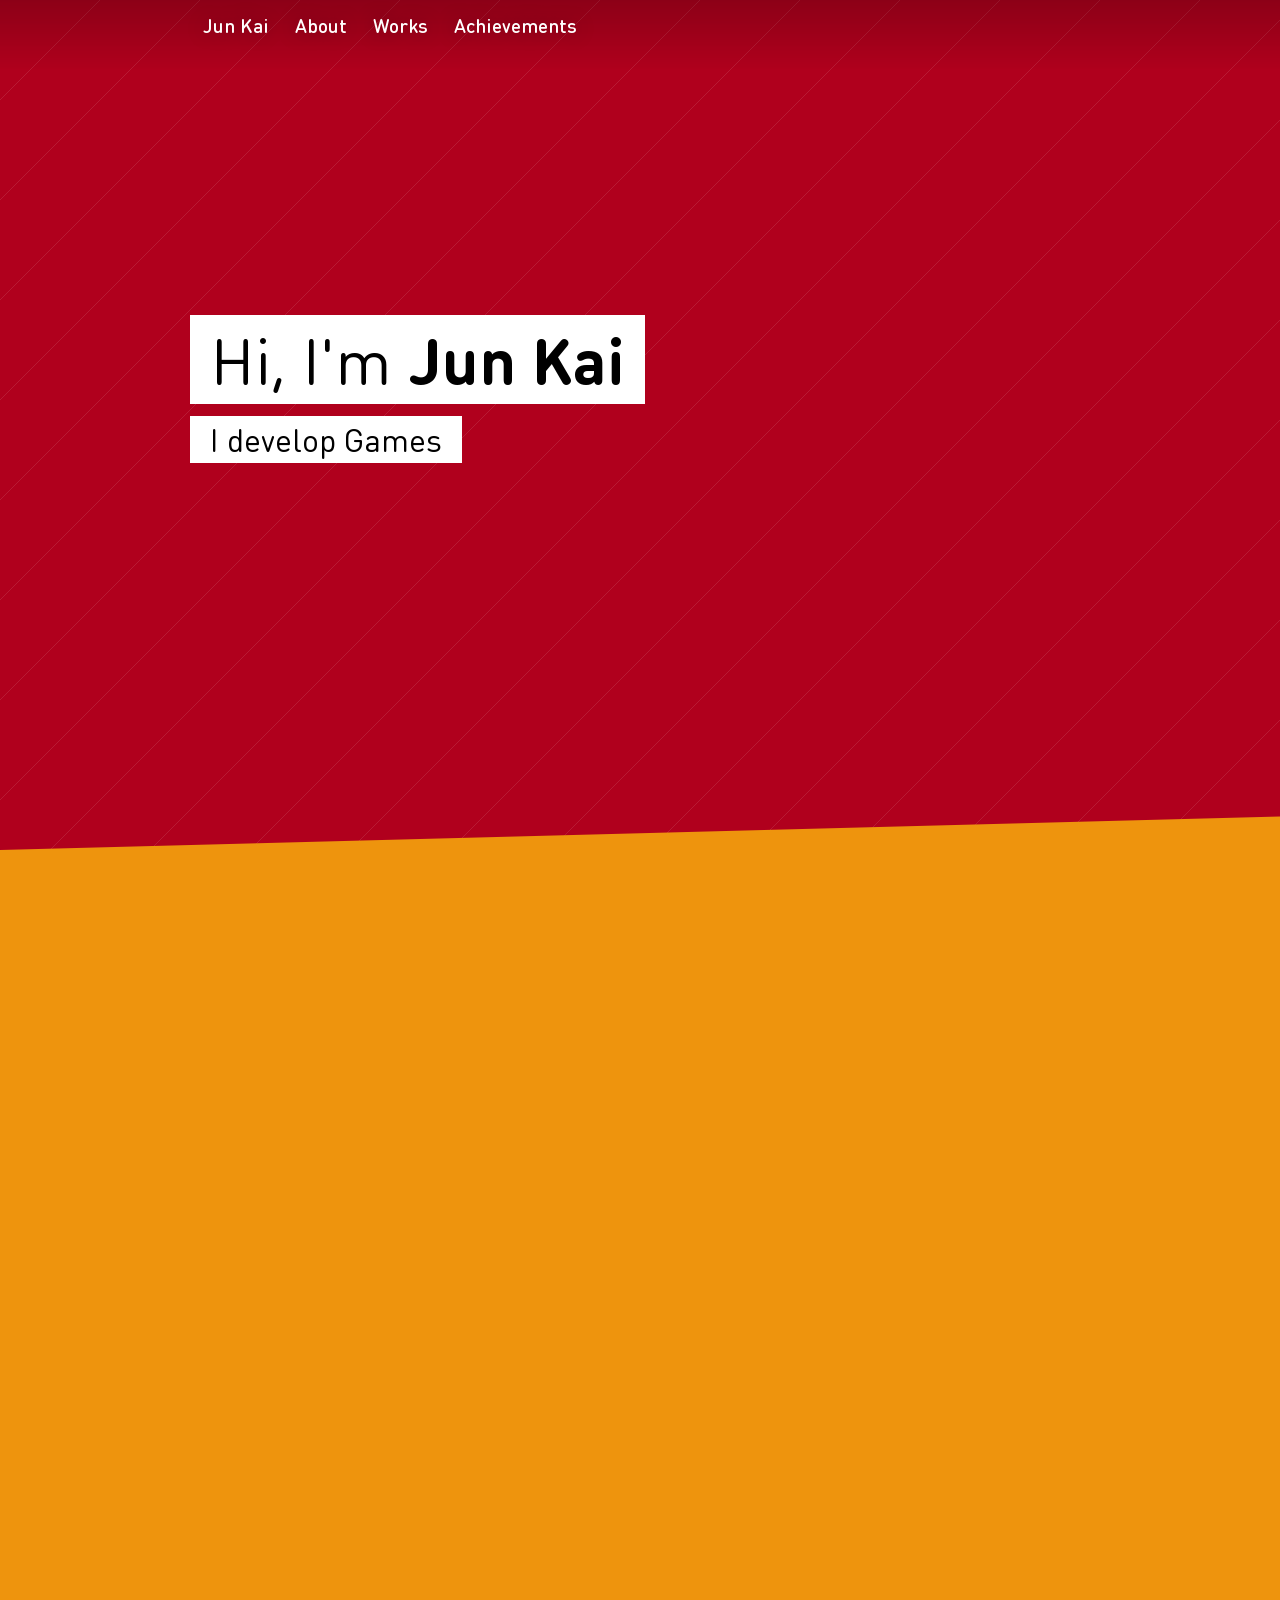
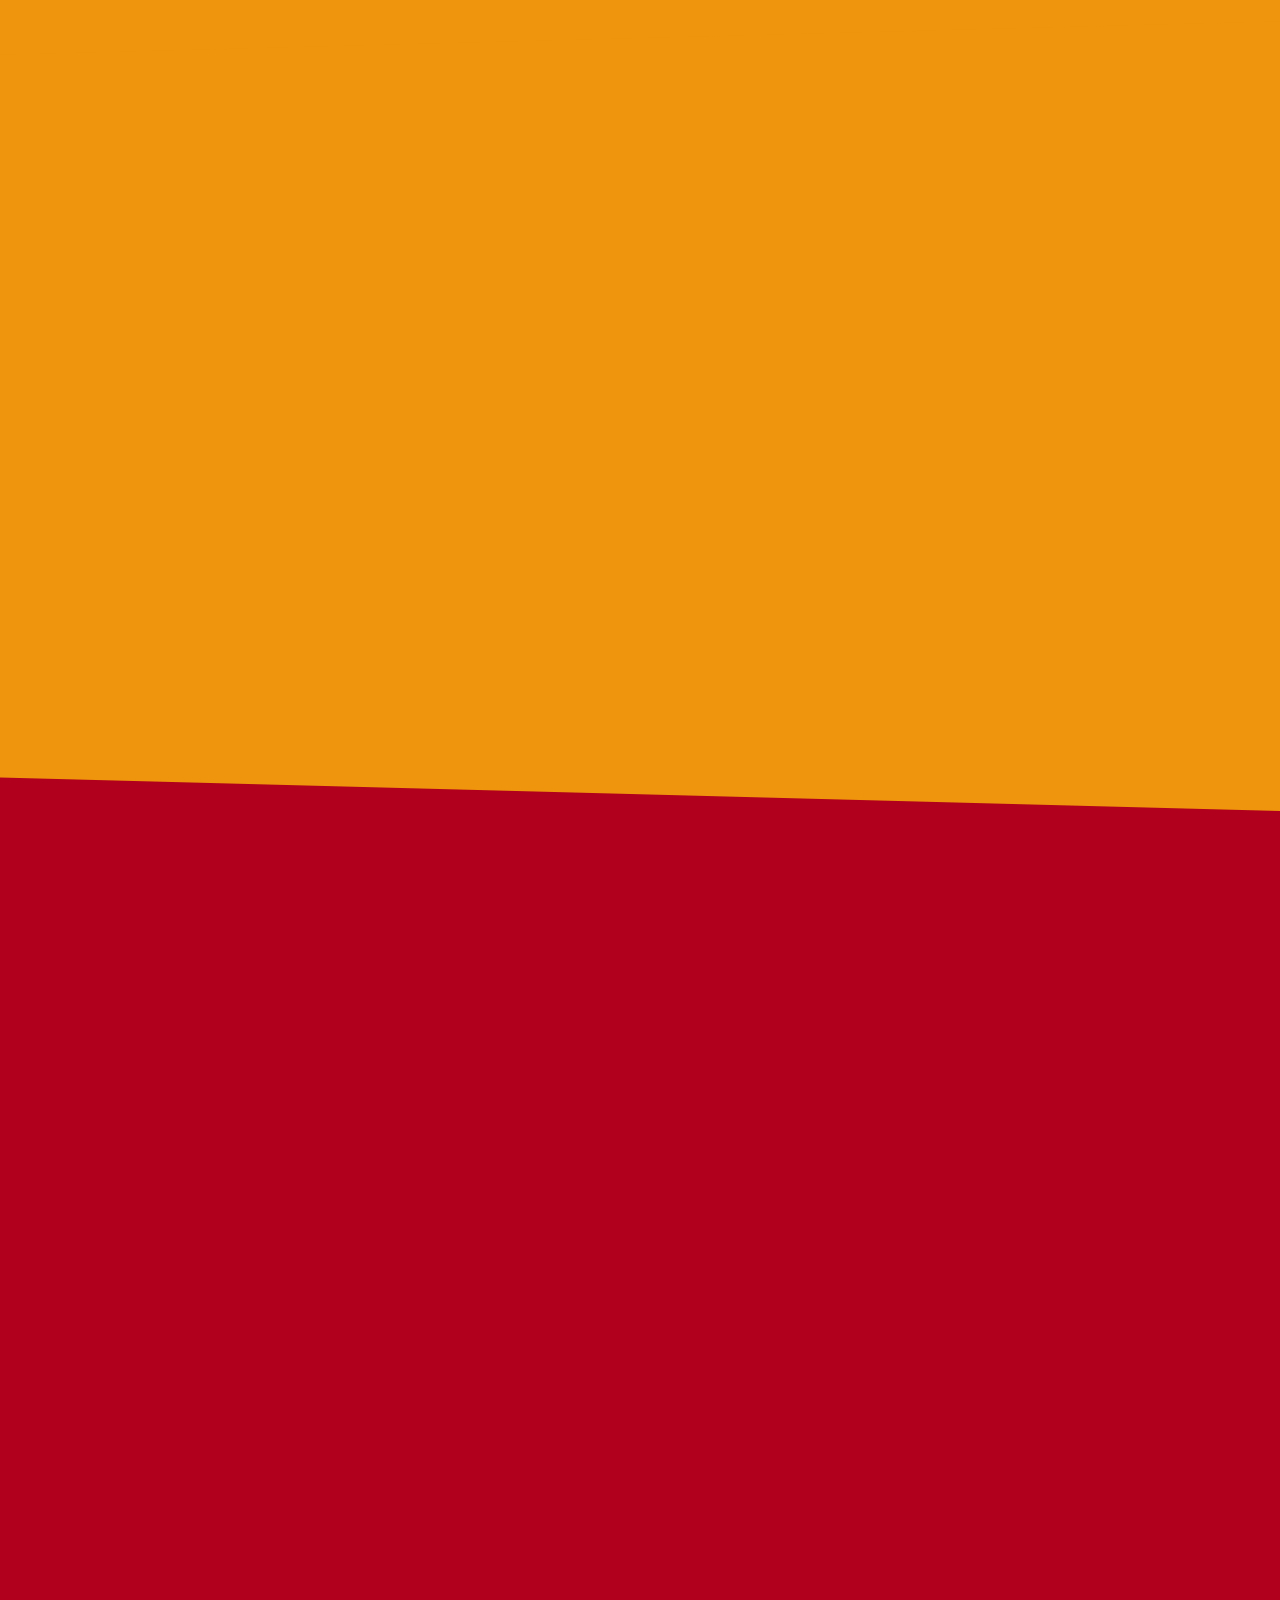
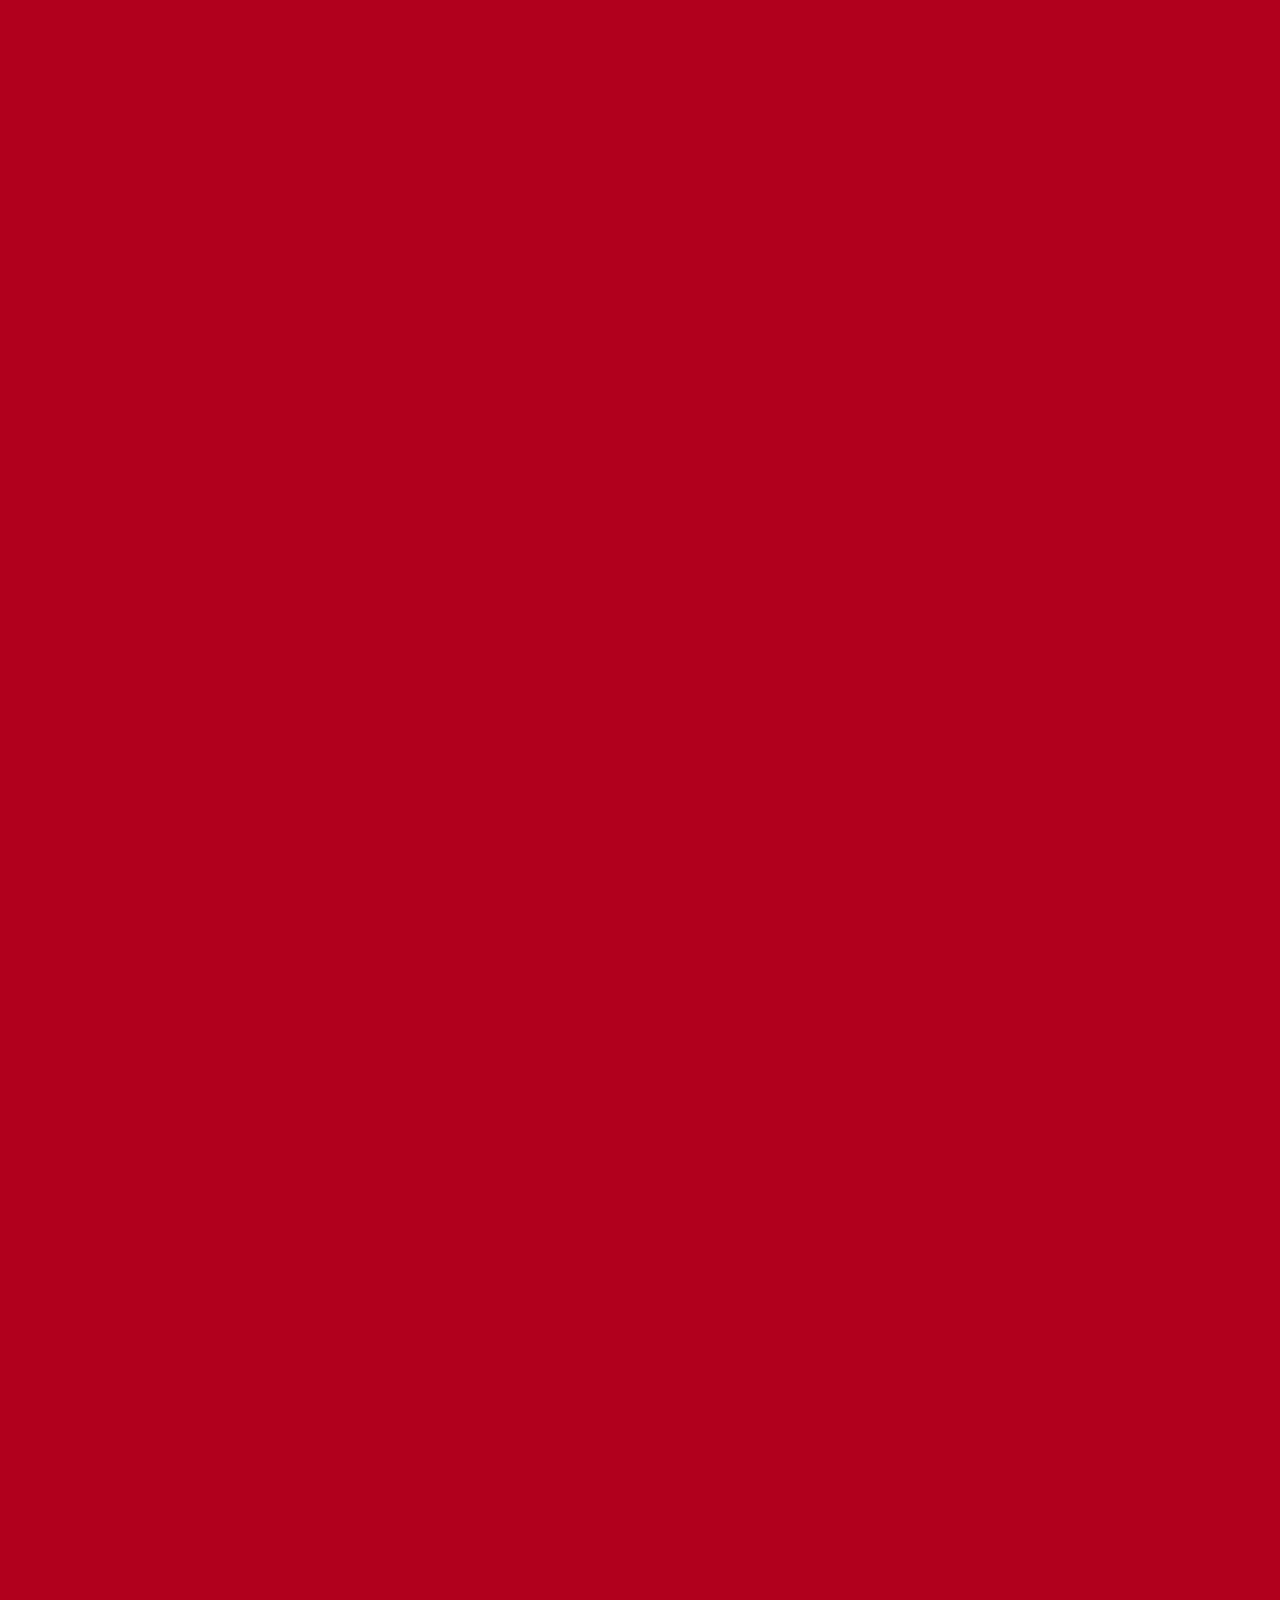
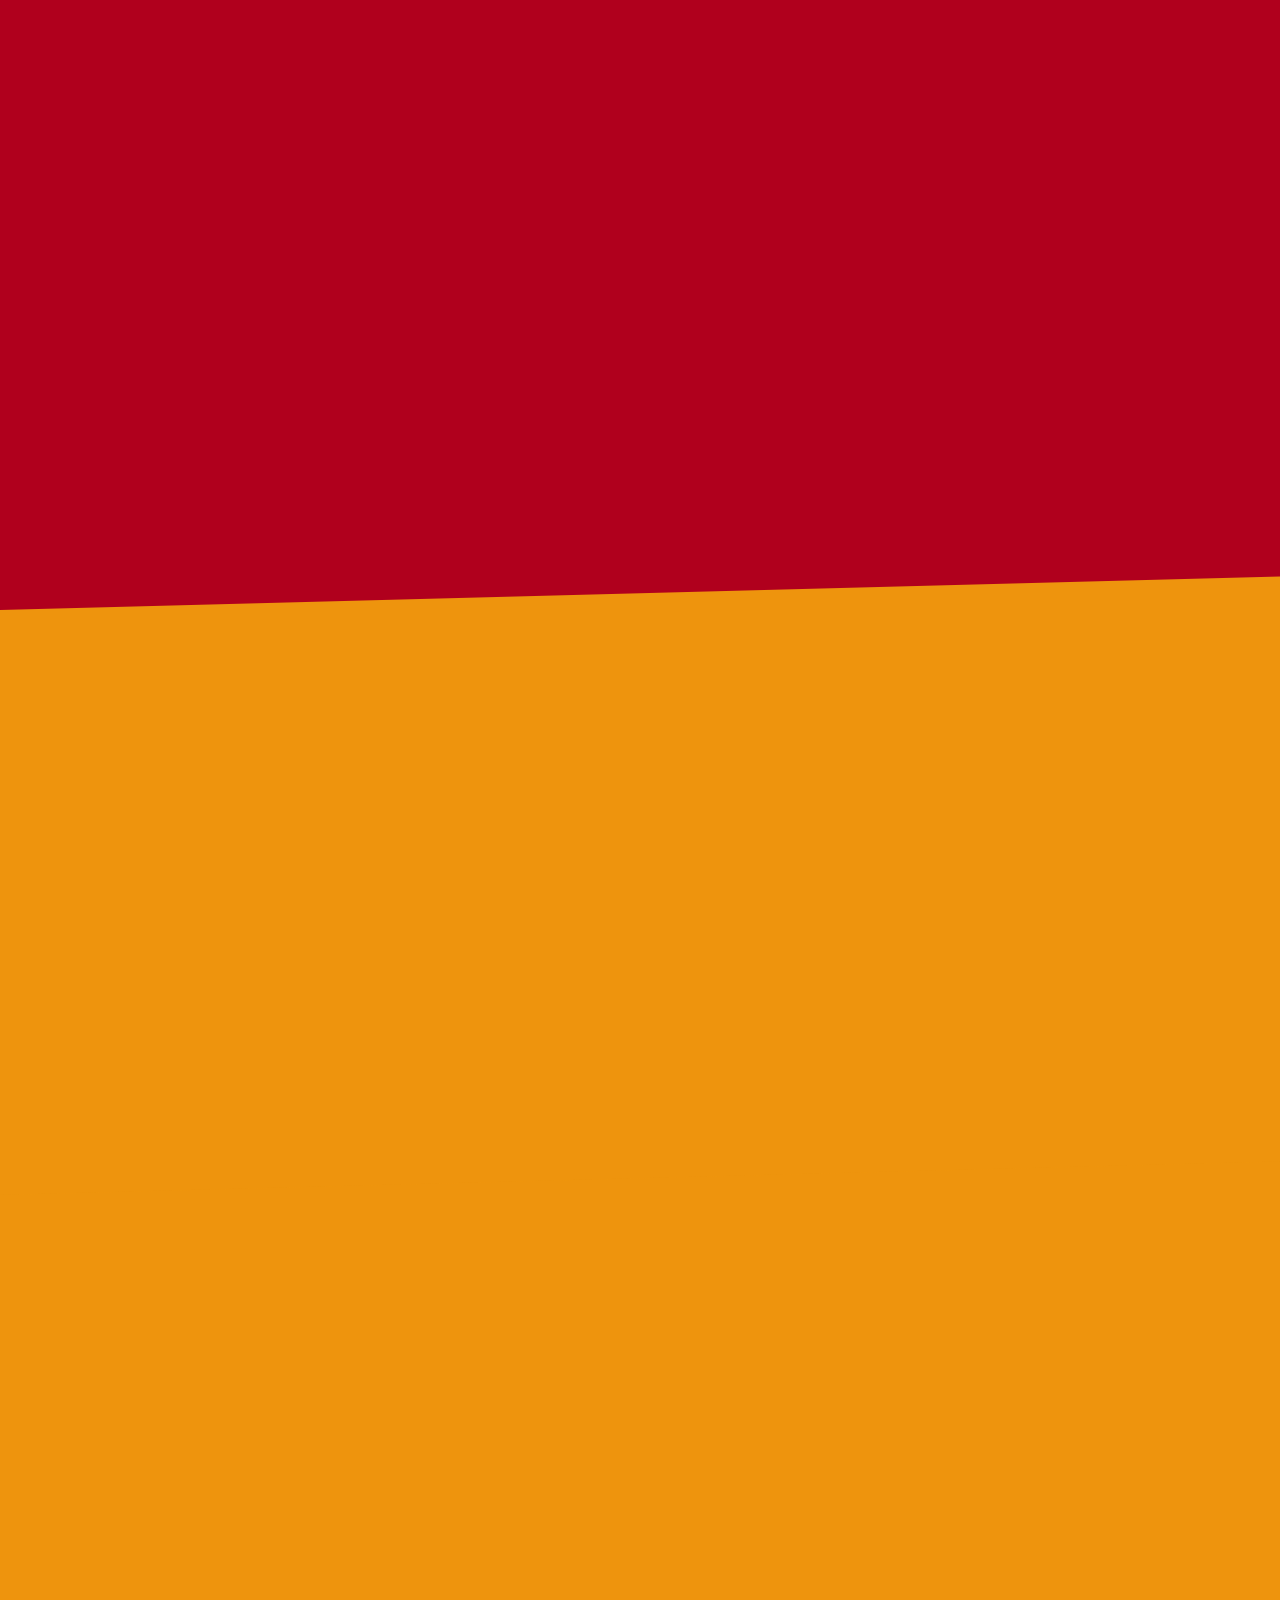
<file: index.html>
<!DOCTYPE html>
<html lang="en">

<head>
    <title>Jun Kai's Portfolio</title>
    <meta charset="UTF-8">
    <meta name="viewport" content="width=device-width, initial-scale=1.0">
    <meta http-equiv="X-UA-Compatible" content="ie=edge">

    <!-- libraries -->
    <link rel="stylesheet" href="style.css?version=1000">
    <link rel="stylesheet" href="https://cdnjs.cloudflare.com/ajax/libs/animate.css/3.7.2/animate.min.css">
    <link href="https://unpkg.com/aos@2.3.1/dist/aos.css" rel="stylesheet">

    <script src="https://code.jquery.com/jquery-3.4.1.js"
        integrity="sha256-WpOohJOqMqqyKL9FccASB9O0KwACQJpFTUBLTYOVvVU=" crossorigin="anonymous"></script>
    <script src="assets/jquery.textillate.js"></script>
    <script src="assets/rellax.js"></script>
    <script src="assets/jquery.lettering-0.6.1.min.js"></script>
    <script src="https://unpkg.com/aos@2.3.1/dist/aos.js"></script>

</head>

<body>
    <div class="backgroundContainer">
        <div class="background"></div>
    </div>
    <div class="content">
        <nav>
            <ul>
                <li><a href="#">Jun Kai</a></li>
                <li><a href="#about">About</a></li>
                <li><a href="#works">Works</a></li>
                <li><a href="#achivements">Achievements</a></li>
            </ul>
        </nav>
    </div>
    <div class="shadow"></div>

    <div class="content">
        <!-- Splash Screen -->
        <div class="splashScreen">
            <div class="center rellax" data-rellax-speed="6" data-rellax-percentage="0.5">
                <div class="SplashTxt XLarge" id="STline1">Hi, I'm Jun Kai</div>
                <div class="SplashTxt" id="STline2">I develop Games</div>
            </div>
        </div>
    </div>

    <!-- About -->
    <div class="-yellow edge--top--reverse edge" id="about">
        <div class="contentContainer">
            <div class="content">
                <h1 data-aos="zoom-out" data-aos-anchor-placement="top-bottom" class="c-red">About Me</h1>

                <!-- Intro -->
                <p data-aos="zoom-out" data-aos-anchor-placement="top-bottom">
                    I’m <b>Poh Jun Kai</b>, <b>26</b> y.o. <br> Currently <b>Studying</b> at <b>Singapore Institute of Technology</b>.
                    <br> Feel free to contact me at <b><a href="mailto:junkai.poh@gmail.com"
                            class="link1">junkai.poh@gmail.com</a></b>
                </p>
                <!-- Education -->
                <h3 data-aos="zoom-out" data-aos-anchor-placement="top-bottom">Education</h3>
                  <div data-aos="zoom-out" data-aos-anchor-placement="top-bottom" class="card education">
                    <div>2026-2030</div>
                    <div>Computer Science in Real-Time Interactive Simulation</div>
                    <div>@Singapore Institute of Technology</div>
                </div>
                <div data-aos="zoom-out" data-aos-anchor-placement="top-bottom" class="card education">
                    <div>2021-2024</div>
                    <div>Diploma in Game Development & Technology</div>
                    <div>@Nanyang Polytechnic</div>
                </div>
                <div data-aos="zoom-out" data-aos-anchor-placement="top-bottom" class="card education">
                    <div>2019-2021</div>
                    <div>Higher Nitec in Games Programming & Development</div>
                    <div>@ITE College Central</div>
                </div>
                <div data-aos="zoom-out" data-aos-anchor-placement="top-bottom" class="card education">
                    <div>2017-2018</div>
                    <div>Nitec in info-Comm Tech (Network & Sys Admin)</div>
                    <div>@ITE College Central</div>
                </div>
                <div data-aos="zoom-out" data-aos-anchor-placement="top-bottom" class="card education">
                    <div>2013-2016</div>
                    <div>GEC 'N' level graduated</div>
                </div>

                <!-- Skills -->
                <h3 data-aos="zoom-out" data-aos-anchor-placement="top-bottom">Skills</h3>
                <div class="card" data-aos="zoom-out" data-aos-anchor-placement="top-bottom">
                    <b>Engine use</b><br>Construct 2 and Unity
                    <br><br>
                    <b>Programming langage</b><br>C#, C++, javascript, Java
                </div>

            </div>
        </div>
    </div>



    <!-- Works -->
    <div class="-red edge--top edge" id="works">
        <div class="contentContainer">
            <div class="content">
                <h1 data-aos="zoom-out" data-aos-anchor-placement="top-bottom" class="c-yellow">Works</h1>
                <p data-aos="zoom-out" data-aos-anchor-placement="top-bottom">This is all the projects I've done,
                    ranging from 2D to 3D Games.</p><br>
                <!-- Games -->
                <div data-aos="zoom-out" data-aos-anchor-placement="top-bottom" class="card game">
                    <div class="cardtitle">Spellscape</div>
                    <iframe src="https://www.youtube.com/embed/01FEdeuxhq4" frameborder="0" allowfullscreen></iframe>
                    <br>
                    <div class="cardDisc">
                        <b>Description:</b> The player will need to escape the lab by using three different powers to
                        defeat the oncoming enemy.
                        <br> <b>Engine:</b> Unity 3D
                        <br> <b>Role:</b> Developer, Designer and Programmer
                    </div>
                </div>
                <div data-aos="zoom-out" data-aos-anchor-placement="top-bottom" class="card game">
                    <div class="cardtitle">Gravity Surge</div>
                    <iframe src="https://www.youtube.com/embed/pVOpri1DUxY" frameborder="0" allowfullscreen></iframe>
                    <br>
                    <div class="cardDisc">
                        <b>Description:</b> A game where the player is able to control the gravity of objects
                        <br> <b>Engine:</b> Unity 3D
                        <br> <b>Role:</b> Programmer, coded the core machanic of the game
                    </div>
                </div>
                <div data-aos="zoom-out" data-aos-anchor-placement="top-bottom" class="card game">
                    <div class="cardtitle">Magic Arrow.</div>
                    <iframe src="https://www.youtube.com/embed/rKxfE-hCXDk" frameborder="0" allowfullscreen></iframe>
                    <br>
                    <div class="cardDisc">
                        <b>Description:</b> A 2D side scroller game where you can shoot arrow and teleport to it
                        <br> <b>Engine:</b> Construct2
                        <br> <b>Role:</b> Developer and programmer
                    </div>
                </div>
                <div data-aos="zoom-out" data-aos-anchor-placement="top-bottom" class="card game">
                    <div class="cardtitle">Space shooter game</div>
                    <iframe src="https://www.youtube.com/embed/aBfTw24r-TY" frameborder="0" allowfullscreen></iframe>
                    <br>
                    <div class="cardDisc">
                        <b>Description:</b> A typical space shooter game
                        <br> <b>Engine:</b> construct 2
                        <br> <b>Role:</b> Developer, Designer and programmer
                    </div>
                </div>
                <div data-aos="zoom-out" data-aos-anchor-placement="top-bottom" class="card game">
                    <div class="cardtitle">Boss Slayer</div>
                    <iframe src="https://www.youtube.com/embed/cMEevn6od2o" frameborder="0" allowfullscreen></iframe>
                    <br>
                    <div class="cardDisc">
                        <b>Description:</b> A boss rush game where the player has to defeat muiltple boss and gains
                        powers after defeating each boss. One of my first full game I've created.
                        <br> <b>Engine:</b> gamemaker
                        <br> <b>Role:</b> Developer, Designer and programmer
                    </div>
                </div>
                <div data-aos="zoom-out" data-aos-anchor-placement="top-bottom" class="card game">
                    <div class="cardtitle">Father Earth</div>
                    <iframe src="https://www.youtube.com/embed/nrpThXqOrP8" frameborder="0" allowfullscreen></iframe>
                    <br>
                    <div class="cardDisc">
                        <b>Description:</b> Walk around leaving a path of grass/water and destroy the enemy roaming
                        around
                        <br> <b>Engine:</b> Unity 3D
                        <br> <b>Role:</b> Developer, Designer and programmer
                    </div>
                </div>

            </div>
        </div>
    </div>

    <!-- Achivements -->
    <div class="-yellow edge--top--reverse edge" id="achivements">
        <div class="contentContainer">
            <div class="content">
                <h1 data-aos="zoom-out" data-aos-anchor-placement="top-bottom" class="c-red">Achievements</h1>

                <div class="bodyText achivementTxt">
                    <div data-aos="zoom-out" data-aos-anchor-placement="top-bottom">
                        <div><b><u>World skills competitor (Business solutions)</u></b></div>
                        <div> Participated in WorldSkills Singapore (Business Solution). A nationwide competition where
                            participants compete against each other in different categories. My task during the
                            competition was to create or modify systems to provide
                            software solutions for large and small businesses using a variety of skills, including C#,
                            linq, and Microsoft SQL Server. </div>
                    </div>
                    <div data-aos="zoom-out" data-aos-anchor-placement="top-bottom">
                        <div><b><u>JCU game jam</u></b></div>
                        <div>Participated in James Cook University Game Jam. A competition where students are given 24
                            hours to develop a game. My team created a game with procedurally generated dungeons. My
                            role was to write algorithms for procedural generation
                            using Unity and C#</div>
                    </div>
                    <div data-aos="zoom-out" data-aos-anchor-placement="top-bottom">
                        <div><b><u>microbit competition</u></b></div>
                        <div>A competition within ITE where students must utilize micro:bit to create something
                            interesting. My team and I made a side-scroller game similar to Flappy Bird. My role was in
                            programming and coding.</div>
                    </div>
                    <div data-aos="zoom-out" data-aos-anchor-placement="top-bottom">
                        <div><b><u>SCS Drones Challenge </u></b></div>
                        <div>Competition organised by the Singapore Computer Society where competitors come up with
                            creative ways to use a drone. As team leader, I generated and consolidated ideas from the
                            team, and identified promising and creative ideas.</div>
                    </div>
                    <div data-aos="zoom-out" data-aos-anchor-placement="top-bottom">
                        <div> <b><u>Singapore Games Creation Competition (SGCC)</u></b> </div>
                        <div>Participated in SGCC 2018 organised by Nanyang Polytechnic, where students make games based
                            on a theme. For our theme of health, my team and I produced a simulation game using
                            construct 2 to encourage healthy habits. My role was
                            in programming.</div>
                    </div>
                    <div data-aos="zoom-out" data-aos-anchor-placement="top-bottom">
                        <div><b><u>Lee Kuan Yew Technological Award</u></b></div>
                        <div>Participant in the LKY Technological Award, where students develop innovative technology
                            projects. I created a car license reader programme using C# that detects and reads license
                            plates from video input using an Optical Character
                            Recognition library.</div>
                    </div>
                </div>
            </div>
        </div>
    </div>





    <script>
        AOS.init({
            duration: 600,
        });

        var rellax = new Rellax('.rellax');


        //splash text animation
        var splashtlt = {
            initialDelay: 200,
            in: {
                effect: 'slideInUp',
                delayScale: 1,
                delay: 50
            }
        };

        $(document).ready(function () {
            $("#STline1").addClass("animateIn");
            $("#STline1").textillate(splashtlt);
            window.setTimeout(function () {
                $("#STline2").addClass("animateIn");
                $("#STline2").textillate(splashtlt);
            }, 1500);
        });


        // Smooth scrolling
        $(document).ready(function () {
            $("a").on('click', function (event) {
                if (this.hash !== "") {
                    event.preventDefault();
                    var hash = this.hash;
                    $('html, body').animate({
                        scrollTop: $(hash).offset().top
                    }, 400, function () { });
                }
            });
        });
    </script>
</body>

</html>
</file>
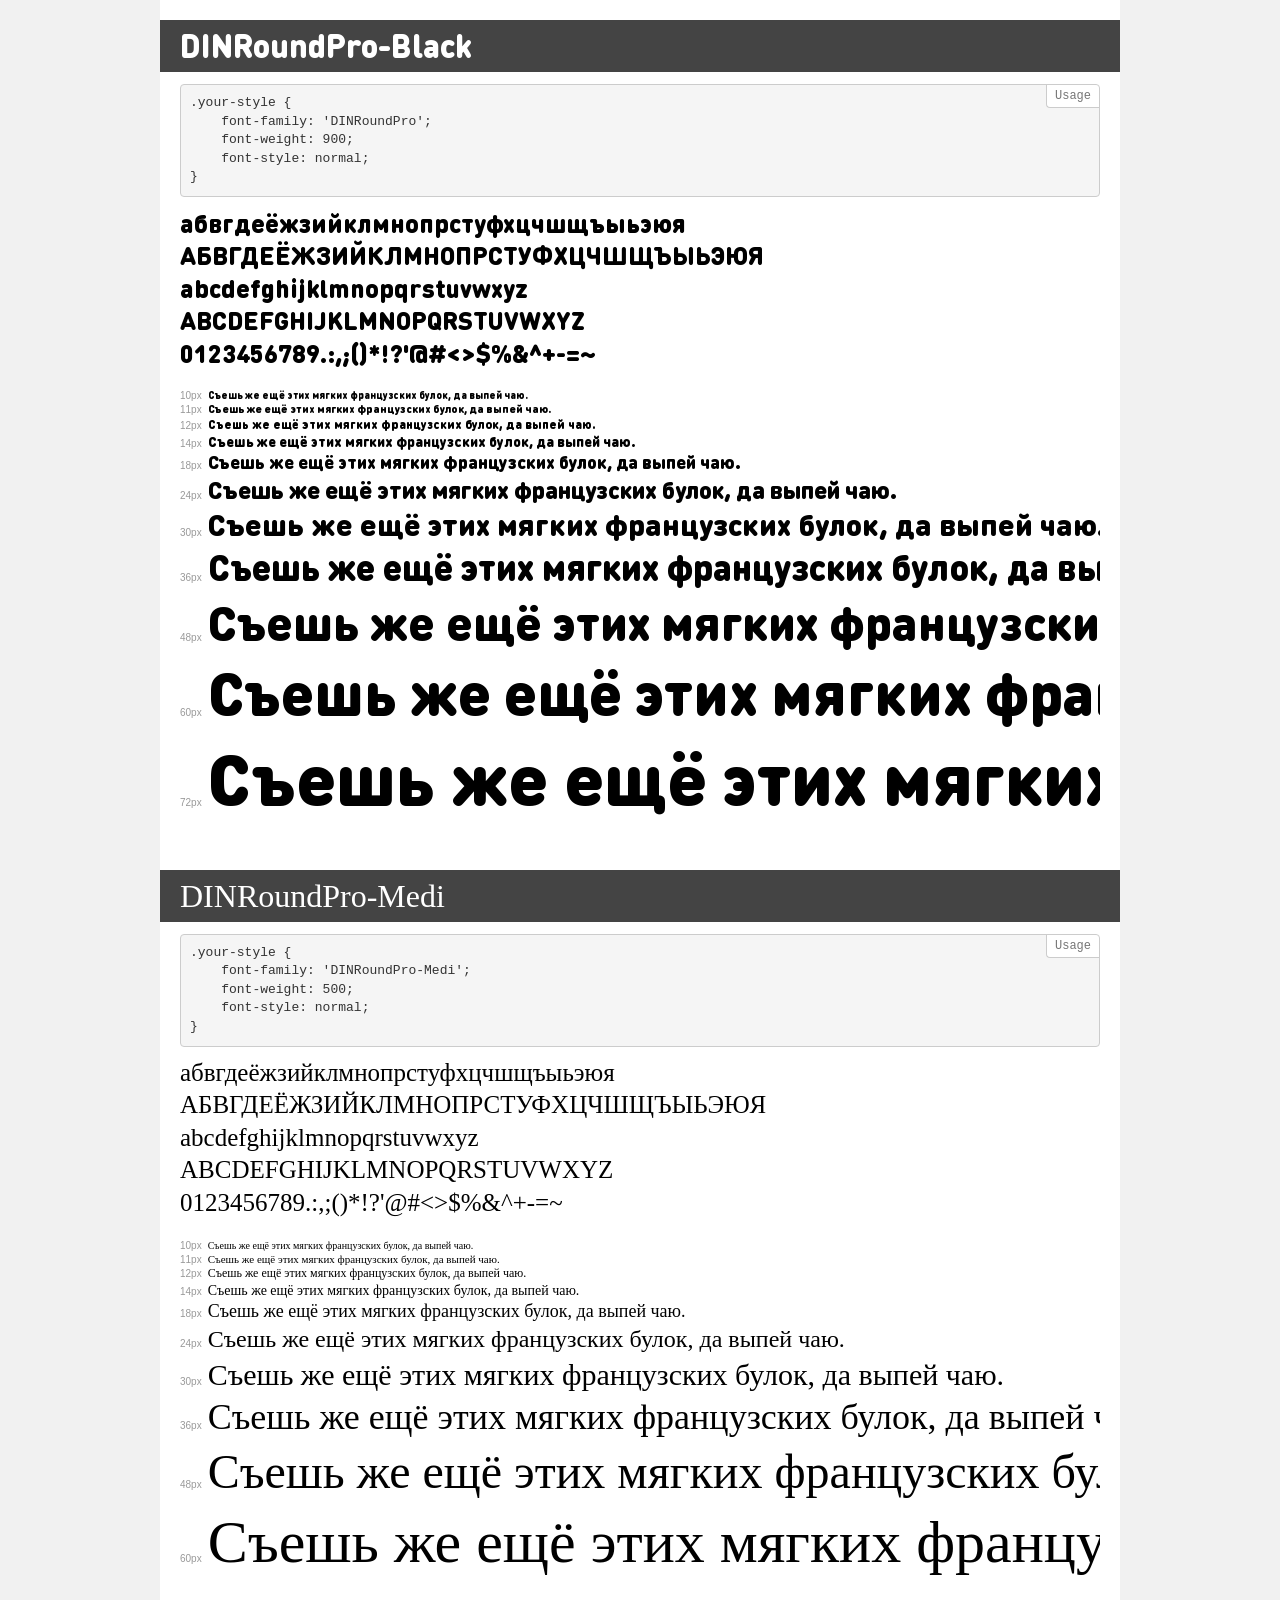
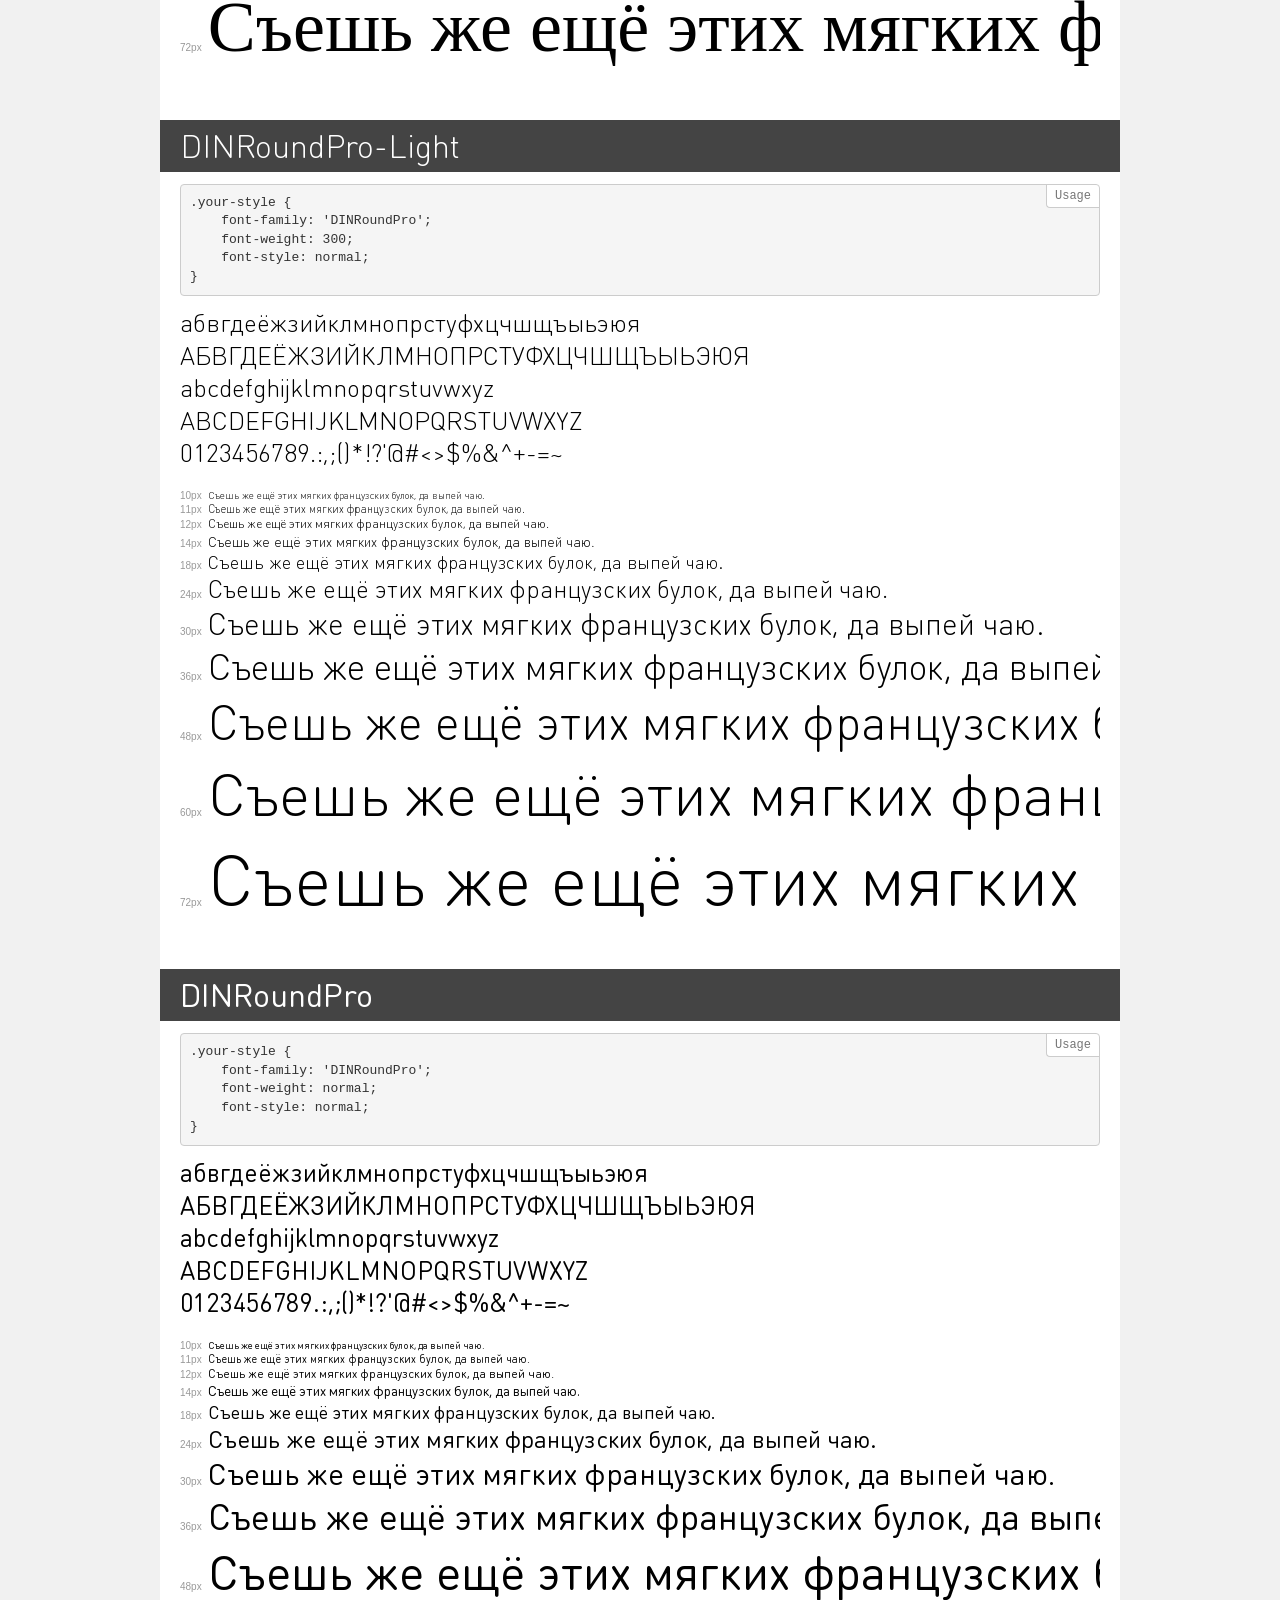
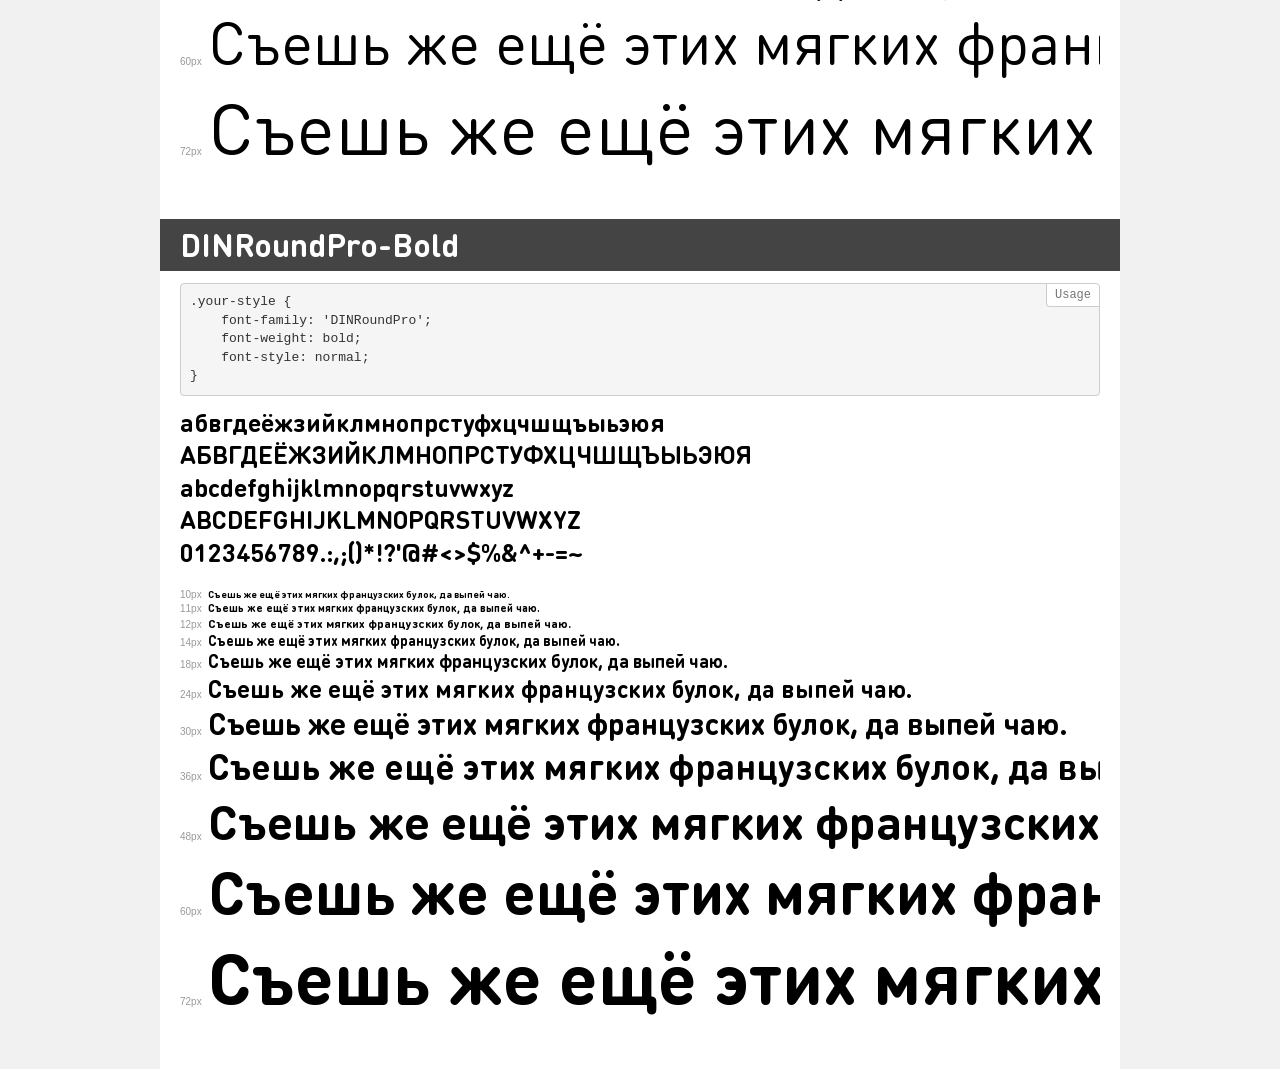
<file: assets/DIN Round/demo.html>
<!DOCTYPE html>
<html>
<head>
    <meta charset="utf-8">
    <meta http-equiv="X-UA-Compatible" content="IE=edge">
    <meta name="viewport" content="width=device-width, initial-scale=1">
    <meta name="robots" content="noindex, noarchive">
    <meta name="format-detection" content="telephone=no">
    <title>Transfonter demo</title>
    <link href="stylesheet.css" rel="stylesheet">
    <style>
        /*
        http://meyerweb.com/eric/tools/css/reset/
        v2.0 | 20110126
        License: none (public domain)
        */
        html, body, div, span, applet, object, iframe,
        h1, h2, h3, h4, h5, h6, p, blockquote, pre,
        a, abbr, acronym, address, big, cite, code,
        del, dfn, em, img, ins, kbd, q, s, samp,
        small, strike, strong, sub, sup, tt, var,
        b, u, i, center,
        dl, dt, dd, ol, ul, li,
        fieldset, form, label, legend,
        table, caption, tbody, tfoot, thead, tr, th, td,
        article, aside, canvas, details, embed,
        figure, figcaption, footer, header, hgroup,
        menu, nav, output, ruby, section, summary,
        time, mark, audio, video {
            margin: 0;
            padding: 0;
            border: 0;
            font-size: 100%;
            font: inherit;
            vertical-align: baseline;
        }
        /* HTML5 display-role reset for older browsers */
        article, aside, details, figcaption, figure,
        footer, header, hgroup, menu, nav, section {
            display: block;
        }
        body {
            line-height: 1;
        }
        ol, ul {
            list-style: none;
        }
        blockquote, q {
            quotes: none;
        }
        blockquote:before, blockquote:after,
        q:before, q:after {
            content: '';
            content: none;
        }
        table {
            border-collapse: collapse;
            border-spacing: 0;
        }
        /* common styles */
        body {
            background: #f1f1f1;
            color: #000;
        }
        .page {
            background: #fff;
            width: 920px;
            margin: 0 auto;
            padding: 20px 20px 0 20px;
            overflow: hidden;
        }
        .font-container {
            overflow-x: auto;
            overflow-y: hidden;
            margin-bottom: 40px;
            line-height: 1.3;
            white-space: nowrap;
            padding-bottom: 5px;
        }
        h1 {
            position: relative;
            background: #444;
            font-size: 32px;
            color: #fff;
            padding: 10px 20px;
            margin: 0 -20px 12px -20px;
        }
        .letters {
            font-size: 25px;
            margin-bottom: 20px;
        }
        .s10:before {
            content: '10px';
        }
        .s11:before {
            content: '11px';
        }
        .s12:before {
            content: '12px';
        }
        .s14:before {
            content: '14px';
        }
        .s18:before {
            content: '18px';
        }
        .s24:before {
            content: '24px';
        }
        .s30:before {
            content: '30px';
        }
        .s36:before {
            content: '36px';
        }
        .s48:before {
            content: '48px';
        }
        .s60:before {
            content: '60px';
        }
        .s72:before {
            content: '72px';
        }
        .s10:before, .s11:before, .s12:before, .s14:before,
        .s18:before, .s24:before, .s30:before, .s36:before,
        .s48:before, .s60:before, .s72:before {
            font-family: Arial, sans-serif;
            font-size: 10px;
            font-weight: normal;
            font-style: normal;
            color: #999;
            padding-right: 6px;
        }
        pre {
            display: block;
            position: relative;
            padding: 9px;
            margin: 0 0 10px;
            font-family: Monaco, Menlo, Consolas, "Courier New", monospace !important;
            font-size: 13px;
            line-height: 1.428571429;
            color: #333;
            font-weight: normal !important;
            font-style: normal !important;
            background-color: #f5f5f5;
            border: 1px solid #ccc;
            overflow-x: auto;
            border-radius: 4px;
        }
        pre:after {
            display: block;
            position: absolute;
            right: 0;
            top: 0;
            content: 'Usage';
            line-height: 1;
            padding: 5px 8px;
            font-size: 12px;
            color: #767676;
            background-color: #fff;
            border: 1px solid #ccc;
            border-right: none;
            border-top: none;
            border-radius: 0 4px 0 4px;
            z-index: 10;
        }
        /* responsive */
        @media (max-width: 959px) {
            .page {
                width: auto;
                margin: 0;
            }
        }
    </style>
</head>
<body>
<div class="page">
    <div class="demo" style="font-family: 'DINRoundPro'; font-weight: 900; font-style: normal;">
        <h1>DINRoundPro-Black</h1>
        <pre>.your-style {
    font-family: 'DINRoundPro';
    font-weight: 900;
    font-style: normal;
}</pre>
        <div class="font-container">
            <p class="letters">
                абвгдеёжзийклмнопрстуфхцчшщъыьэюя<br>
АБВГДЕЁЖЗИЙКЛМНОПРСТУФХЦЧШЩЪЫЬЭЮЯ<br>
abcdefghijklmnopqrstuvwxyz<br>
ABCDEFGHIJKLMNOPQRSTUVWXYZ<br>
                0123456789.:,;()*!?'@#<>$%&^+-=~
            </p>
            <p class="s10" style="font-size: 10px;">Съешь же ещё этих мягких французских булок, да выпей чаю.</p>
            <p class="s11" style="font-size: 11px;">Съешь же ещё этих мягких французских булок, да выпей чаю.</p>
            <p class="s12" style="font-size: 12px;">Съешь же ещё этих мягких французских булок, да выпей чаю.</p>
            <p class="s14" style="font-size: 14px;">Съешь же ещё этих мягких французских булок, да выпей чаю.</p>
            <p class="s18" style="font-size: 18px;">Съешь же ещё этих мягких французских булок, да выпей чаю.</p>
            <p class="s24" style="font-size: 24px;">Съешь же ещё этих мягких французских булок, да выпей чаю.</p>
            <p class="s30" style="font-size: 30px;">Съешь же ещё этих мягких французских булок, да выпей чаю.</p>
            <p class="s36" style="font-size: 36px;">Съешь же ещё этих мягких французских булок, да выпей чаю.</p>
            <p class="s48" style="font-size: 48px;">Съешь же ещё этих мягких французских булок, да выпей чаю.</p>
            <p class="s60" style="font-size: 60px;">Съешь же ещё этих мягких французских булок, да выпей чаю.</p>
            <p class="s72" style="font-size: 72px;">Съешь же ещё этих мягких французских булок, да выпей чаю.</p>
        </div>
    </div>
    <div class="demo" style="font-family: 'DINRoundPro-Medi'; font-weight: 500; font-style: normal;">
        <h1>DINRoundPro-Medi</h1>
        <pre>.your-style {
    font-family: 'DINRoundPro-Medi';
    font-weight: 500;
    font-style: normal;
}</pre>
        <div class="font-container">
            <p class="letters">
                абвгдеёжзийклмнопрстуфхцчшщъыьэюя<br>
АБВГДЕЁЖЗИЙКЛМНОПРСТУФХЦЧШЩЪЫЬЭЮЯ<br>
abcdefghijklmnopqrstuvwxyz<br>
ABCDEFGHIJKLMNOPQRSTUVWXYZ<br>
                0123456789.:,;()*!?'@#<>$%&^+-=~
            </p>
            <p class="s10" style="font-size: 10px;">Съешь же ещё этих мягких французских булок, да выпей чаю.</p>
            <p class="s11" style="font-size: 11px;">Съешь же ещё этих мягких французских булок, да выпей чаю.</p>
            <p class="s12" style="font-size: 12px;">Съешь же ещё этих мягких французских булок, да выпей чаю.</p>
            <p class="s14" style="font-size: 14px;">Съешь же ещё этих мягких французских булок, да выпей чаю.</p>
            <p class="s18" style="font-size: 18px;">Съешь же ещё этих мягких французских булок, да выпей чаю.</p>
            <p class="s24" style="font-size: 24px;">Съешь же ещё этих мягких французских булок, да выпей чаю.</p>
            <p class="s30" style="font-size: 30px;">Съешь же ещё этих мягких французских булок, да выпей чаю.</p>
            <p class="s36" style="font-size: 36px;">Съешь же ещё этих мягких французских булок, да выпей чаю.</p>
            <p class="s48" style="font-size: 48px;">Съешь же ещё этих мягких французских булок, да выпей чаю.</p>
            <p class="s60" style="font-size: 60px;">Съешь же ещё этих мягких французских булок, да выпей чаю.</p>
            <p class="s72" style="font-size: 72px;">Съешь же ещё этих мягких французских булок, да выпей чаю.</p>
        </div>
    </div>
    <div class="demo" style="font-family: 'DINRoundPro'; font-weight: 300; font-style: normal;">
        <h1>DINRoundPro-Light</h1>
        <pre>.your-style {
    font-family: 'DINRoundPro';
    font-weight: 300;
    font-style: normal;
}</pre>
        <div class="font-container">
            <p class="letters">
                абвгдеёжзийклмнопрстуфхцчшщъыьэюя<br>
АБВГДЕЁЖЗИЙКЛМНОПРСТУФХЦЧШЩЪЫЬЭЮЯ<br>
abcdefghijklmnopqrstuvwxyz<br>
ABCDEFGHIJKLMNOPQRSTUVWXYZ<br>
                0123456789.:,;()*!?'@#<>$%&^+-=~
            </p>
            <p class="s10" style="font-size: 10px;">Съешь же ещё этих мягких французских булок, да выпей чаю.</p>
            <p class="s11" style="font-size: 11px;">Съешь же ещё этих мягких французских булок, да выпей чаю.</p>
            <p class="s12" style="font-size: 12px;">Съешь же ещё этих мягких французских булок, да выпей чаю.</p>
            <p class="s14" style="font-size: 14px;">Съешь же ещё этих мягких французских булок, да выпей чаю.</p>
            <p class="s18" style="font-size: 18px;">Съешь же ещё этих мягких французских булок, да выпей чаю.</p>
            <p class="s24" style="font-size: 24px;">Съешь же ещё этих мягких французских булок, да выпей чаю.</p>
            <p class="s30" style="font-size: 30px;">Съешь же ещё этих мягких французских булок, да выпей чаю.</p>
            <p class="s36" style="font-size: 36px;">Съешь же ещё этих мягких французских булок, да выпей чаю.</p>
            <p class="s48" style="font-size: 48px;">Съешь же ещё этих мягких французских булок, да выпей чаю.</p>
            <p class="s60" style="font-size: 60px;">Съешь же ещё этих мягких французских булок, да выпей чаю.</p>
            <p class="s72" style="font-size: 72px;">Съешь же ещё этих мягких французских булок, да выпей чаю.</p>
        </div>
    </div>
    <div class="demo" style="font-family: 'DINRoundPro'; font-weight: normal; font-style: normal;">
        <h1>DINRoundPro</h1>
        <pre>.your-style {
    font-family: 'DINRoundPro';
    font-weight: normal;
    font-style: normal;
}</pre>
        <div class="font-container">
            <p class="letters">
                абвгдеёжзийклмнопрстуфхцчшщъыьэюя<br>
АБВГДЕЁЖЗИЙКЛМНОПРСТУФХЦЧШЩЪЫЬЭЮЯ<br>
abcdefghijklmnopqrstuvwxyz<br>
ABCDEFGHIJKLMNOPQRSTUVWXYZ<br>
                0123456789.:,;()*!?'@#<>$%&^+-=~
            </p>
            <p class="s10" style="font-size: 10px;">Съешь же ещё этих мягких французских булок, да выпей чаю.</p>
            <p class="s11" style="font-size: 11px;">Съешь же ещё этих мягких французских булок, да выпей чаю.</p>
            <p class="s12" style="font-size: 12px;">Съешь же ещё этих мягких французских булок, да выпей чаю.</p>
            <p class="s14" style="font-size: 14px;">Съешь же ещё этих мягких французских булок, да выпей чаю.</p>
            <p class="s18" style="font-size: 18px;">Съешь же ещё этих мягких французских булок, да выпей чаю.</p>
            <p class="s24" style="font-size: 24px;">Съешь же ещё этих мягких французских булок, да выпей чаю.</p>
            <p class="s30" style="font-size: 30px;">Съешь же ещё этих мягких французских булок, да выпей чаю.</p>
            <p class="s36" style="font-size: 36px;">Съешь же ещё этих мягких французских булок, да выпей чаю.</p>
            <p class="s48" style="font-size: 48px;">Съешь же ещё этих мягких французских булок, да выпей чаю.</p>
            <p class="s60" style="font-size: 60px;">Съешь же ещё этих мягких французских булок, да выпей чаю.</p>
            <p class="s72" style="font-size: 72px;">Съешь же ещё этих мягких французских булок, да выпей чаю.</p>
        </div>
    </div>
    <div class="demo" style="font-family: 'DINRoundPro'; font-weight: bold; font-style: normal;">
        <h1>DINRoundPro-Bold</h1>
        <pre>.your-style {
    font-family: 'DINRoundPro';
    font-weight: bold;
    font-style: normal;
}</pre>
        <div class="font-container">
            <p class="letters">
                абвгдеёжзийклмнопрстуфхцчшщъыьэюя<br>
АБВГДЕЁЖЗИЙКЛМНОПРСТУФХЦЧШЩЪЫЬЭЮЯ<br>
abcdefghijklmnopqrstuvwxyz<br>
ABCDEFGHIJKLMNOPQRSTUVWXYZ<br>
                0123456789.:,;()*!?'@#<>$%&^+-=~
            </p>
            <p class="s10" style="font-size: 10px;">Съешь же ещё этих мягких французских булок, да выпей чаю.</p>
            <p class="s11" style="font-size: 11px;">Съешь же ещё этих мягких французских булок, да выпей чаю.</p>
            <p class="s12" style="font-size: 12px;">Съешь же ещё этих мягких французских булок, да выпей чаю.</p>
            <p class="s14" style="font-size: 14px;">Съешь же ещё этих мягких французских булок, да выпей чаю.</p>
            <p class="s18" style="font-size: 18px;">Съешь же ещё этих мягких французских булок, да выпей чаю.</p>
            <p class="s24" style="font-size: 24px;">Съешь же ещё этих мягких французских булок, да выпей чаю.</p>
            <p class="s30" style="font-size: 30px;">Съешь же ещё этих мягких французских булок, да выпей чаю.</p>
            <p class="s36" style="font-size: 36px;">Съешь же ещё этих мягких французских булок, да выпей чаю.</p>
            <p class="s48" style="font-size: 48px;">Съешь же ещё этих мягких французских булок, да выпей чаю.</p>
            <p class="s60" style="font-size: 60px;">Съешь же ещё этих мягких французских булок, да выпей чаю.</p>
            <p class="s72" style="font-size: 72px;">Съешь же ещё этих мягких французских булок, да выпей чаю.</p>
        </div>
    </div>
</div>
</body>
</html>
</file>
<file: style.css>
@import url("assets/DIN Round/stylesheet.css");
* {
  padding: 0;
  margin: 0;
  scroll-behavior: smooth;
}

body {
  font-family: 'DINRoundPro';
  font-weight: normal;
  font-style: normal;
  background-color: #B0001D;
  color: white;
  margin: 0 auto;
  height: 100%;
}

.backgroundContainer {
  position: absolute;
  width: 100%;
  height: 100vh;
  overflow: hidden;
}

.background {
  background-image: url("assets/background.svg");
  background-size: 100px;
  opacity: 0.1;
  position: absolute;
  width: 150%;
  height: 150vh;
  -webkit-animation: movingbg 1.5s infinite linear;
          animation: movingbg 1.5s infinite linear;
}

@-webkit-keyframes movingbg {
  from {
    left: 0px;
    top: 0px;
  }
  to {
    left: -100px;
    top: -100px;
  }
}

@keyframes movingbg {
  from {
    left: 0px;
    top: 0px;
  }
  to {
    left: -100px;
    top: -100px;
  }
}

nav {
  position: fixed;
  width: 100%;
  max-width: 900px;
  font-weight: 500;
  margin: auto;
  font-size: 1.2em;
  z-index: 1000;
}

.shadow {
  background: black;
  background: -webkit-gradient(linear, left bottom, left top, from(rgba(0, 0, 0, 0)), to(rgba(0, 0, 0, 0.2)));
  background: linear-gradient(0deg, rgba(0, 0, 0, 0) 0%, rgba(0, 0, 0, 0.2) 100%);
  width: 100%;
  height: 70px;
  z-index: 999;
  position: fixed;
}

nav ul {
  display: -webkit-box;
  display: -ms-flexbox;
  display: flex;
  -webkit-box-orient: horizontal;
  -webkit-box-direction: normal;
      -ms-flex-flow: row wrap;
          flex-flow: row wrap;
  list-style-type: none;
  white-space: nowrap;
}

nav li {
  padding: 13px;
  background-image: -webkit-gradient(linear, left bottom, left top, from(white), to(white));
  background-image: linear-gradient(0deg, white 0%, white 100%);
  background-size: 100% 0%;
  background-repeat: no-repeat;
  -webkit-transition: all 0.25s ease-in-out;
  transition: all 0.25s ease-in-out;
  text-shadow: 0px 0px 20px rgba(0, 0, 0, 0.4);
}

nav li:hover {
  background-size: 100% 100%;
  color: black;
}

.edge {
  width: 100%;
  margin-top: -50px;
  padding: 60px 0 200px;
}

.contentContainer {
  width: auto;
  overflow: hidden;
}

.content {
  padding: 0 18px;
  max-width: 900px;
  width: auto;
  margin: auto;
}

.content > * {
  -webkit-box-sizing: border-box;
          box-sizing: border-box;
}

.card {
  padding: 20px 18px;
  margin: 10px 0 20px;
  background-color: white;
  color: black;
  font-size: 1.5em;
  border-radius: 10px;
  -webkit-box-shadow: 0px 0px 43px -6px rgba(0, 0, 0, 0.2);
          box-shadow: 0px 0px 43px -6px rgba(0, 0, 0, 0.2);
  overflow: hidden;
}

.card.education div:nth-child(1) {
  font-weight: lighter;
  color: rgba(0, 0, 0, 0.5);
  font-size: 0.8em;
}

.card.education div:nth-child(2) {
  font-weight: bold;
}

.card.education div:nth-child(3) {
  font-weight: lighter;
  color: rgba(0, 0, 0, 0.5);
  font-size: 0.8em;
  margin-top: 15px;
}

.card.game {
  margin-top: 60px;
}

.card.game iframe {
  width: 100%;
  height: 400px;
  border-radius: 7px;
  overflow: hidden;
  background-color: gray;
  margin: 20px 0;
}

.card.game .cardtitle {
  font-weight: 500;
  font-size: 1.2em;
}

.splashScreen {
  position: relative;
  width: 100%;
  height: 100vh;
  top: 0;
  left: 0;
}

.splashScreen .center {
  position: absolute;
  top: 40%;
  -webkit-transform: translateY(-50%);
          transform: translateY(-50%);
}

.SplashTxt {
  color: black;
  background-image: -webkit-gradient(linear, left bottom, left top, from(white), to(white));
  background-image: linear-gradient(0deg, white 0%, white 100%);
  background-size: 0% 100%;
  background-repeat: no-repeat;
  font-size: 2em;
  margin: 6px 0;
  padding: 3px 20px;
  overflow: hidden;
  float: left;
  clear: left;
  visibility: hidden;
}

#STline1 .word3,
#STline1 .word4 {
  font-weight: bold !important;
}

.XLarge {
  font-size: 4em;
}

h1 {
  font-size: 4em;
  font-weight: 500;
  margin: 0.4em 0em;
}

h3 {
  font-size: 2.3em;
  font-weight: 500;
  margin: 0.8em 0em 0.1em;
}

p {
  font-size: 1.7em;
}

.bodyText {
  font-size: 1.3em;
  text-align: justify;
  text-justify: inter-word;
}

.achivementTxt > div {
  margin-top: 20px;
}

a {
  text-decoration: none;
  color: inherit;
}

.link1 {
  background-image: -webkit-gradient(linear, left bottom, left top, from(#3e4547), to(#3e4547));
  background-image: linear-gradient(0deg, #3e4547 0%, #3e4547 100%);
  background-repeat: no-repeat;
  background-size: 100% 0.1em;
  background-position: 0 96%;
  -webkit-transition: all 0.15s ease-in-out;
  transition: all 0.15s ease-in-out;
  padding: 4px 10px;
  text-decoration: none;
  word-wrap: wrap auto;
  color: inherit;
  line-height: 1.5em;
}

.link1:hover {
  background-size: 120% 1.4em;
}

.animateIn {
  -webkit-animation: in 0.4s ease-out;
          animation: in 0.4s ease-out;
  -webkit-animation-fill-mode: forwards;
          animation-fill-mode: forwards;
  -webkit-animation-delay: 0.2s;
          animation-delay: 0.2s;
  visibility: visible;
}

@-webkit-keyframes in {
  0% {
    background-size: 0% 100%;
  }
  100% {
    background-size: 100% 100%;
  }
}

@keyframes in {
  0% {
    background-size: 0% 100%;
  }
  100% {
    background-size: 100% 100%;
  }
}

.edge--bottom {
  position: relative;
  z-index: 1;
}

.edge--bottom:after {
  background: inherit;
  content: '';
  display: block;
  height: 50%;
  left: 0;
  position: absolute;
  right: 0;
  z-index: -1;
  -webkit-backface-visibility: hidden;
          backface-visibility: hidden;
}

.edge--bottom:after {
  bottom: 0;
  -webkit-transform: skewY(-1.5deg);
          transform: skewY(-1.5deg);
  -webkit-transform-origin: 100%;
          transform-origin: 100%;
}

.edge--bottom--reverse {
  position: relative;
  z-index: 1;
}

.edge--bottom--reverse:after {
  background: inherit;
  content: '';
  display: block;
  height: 50%;
  left: 0;
  position: absolute;
  right: 0;
  z-index: -1;
  -webkit-backface-visibility: hidden;
          backface-visibility: hidden;
}

.edge--bottom--reverse:after {
  bottom: 0;
  -webkit-transform: skewY(1.5deg);
          transform: skewY(1.5deg);
  -webkit-transform-origin: 0 100%;
          transform-origin: 0 100%;
}

.edge--top {
  position: relative;
  z-index: 1;
}

.edge--top:before {
  background: inherit;
  content: '';
  display: block;
  height: 50%;
  left: 0;
  position: absolute;
  right: 0;
  z-index: -1;
  -webkit-backface-visibility: hidden;
          backface-visibility: hidden;
}

.edge--top:before {
  top: 0;
  -webkit-transform: skewY(1.5deg);
          transform: skewY(1.5deg);
  -webkit-transform-origin: 100% 0;
          transform-origin: 100% 0;
}

.edge--top--reverse {
  position: relative;
  z-index: 1;
}

.edge--top--reverse:before {
  background: inherit;
  content: '';
  display: block;
  height: 50%;
  left: 0;
  position: absolute;
  right: 0;
  z-index: -1;
  -webkit-backface-visibility: hidden;
          backface-visibility: hidden;
}

.edge--top--reverse:before {
  top: 0;
  -webkit-transform: skewY(-1.5deg);
          transform: skewY(-1.5deg);
  -webkit-transform-origin: 0 0;
          transform-origin: 0 0;
}

.edge--both {
  position: relative;
  z-index: 1;
}

.edge--both:before, .edge--both:after {
  background: inherit;
  content: '';
  display: block;
  height: 50%;
  left: 0;
  position: absolute;
  right: 0;
  z-index: -1;
  -webkit-backface-visibility: hidden;
          backface-visibility: hidden;
}

.edge--both:before {
  top: 0;
  -webkit-transform: skewY(1.5deg);
          transform: skewY(1.5deg);
  -webkit-transform-origin: 100% 0;
          transform-origin: 100% 0;
}

.edge--both:after {
  bottom: 0;
  -webkit-transform: skewY(-1.5deg);
          transform: skewY(-1.5deg);
  -webkit-transform-origin: 100%;
          transform-origin: 100%;
}

.edge--both--reverse {
  position: relative;
  z-index: 1;
}

.edge--both--reverse:before, .edge--both--reverse:after {
  background: inherit;
  content: '';
  display: block;
  height: 50%;
  left: 0;
  position: absolute;
  right: 0;
  z-index: -1;
  -webkit-backface-visibility: hidden;
          backface-visibility: hidden;
}

.edge--both--reverse:before {
  top: 0;
  -webkit-transform: skewY(-1.5deg);
          transform: skewY(-1.5deg);
  -webkit-transform-origin: 0 0;
          transform-origin: 0 0;
}

.edge--both--reverse:after {
  bottom: 0;
  -webkit-transform: skewY(1.5deg);
          transform: skewY(1.5deg);
  -webkit-transform-origin: 0 0;
          transform-origin: 0 0;
}

.-berry {
  background: #b52b4a;
}

.-blue {
  background: #41ade5;
}

.-orange {
  background: #de6628;
}

.-green {
  background: #5e9b42;
}

.-yellow {
  background: #ee940d;
}

.-red {
  background-color: #B0001D;
}

.c-yellow {
  color: #ee940d;
}

.c-red {
  color: #B0001D;
}
/*# sourceMappingURL=style.css.map */
</file>
<file: assets/DIN Round/stylesheet.css>
@font-face {
    font-family: 'DINRoundPro';
    src: url('DINRoundPro-Black.eot');
    src: local('DINRoundPro-Black'), url('DINRoundPro-Black.eot?#iefix') format('embedded-opentype'), url('DINRoundPro-Black.woff2') format('woff2'), url('DINRoundPro-Black.woff') format('woff'), url('DINRoundPro-Black.ttf') format('truetype');
    font-weight: 900;
    font-style: normal;
}

@font-face {
    font-family: 'DINRoundPro';
    src: url('DINRoundPro-Medi.eot');
    src: local('DINRoundPro-Medi'), url('DINRoundPro-Medi.eot?#iefix') format('embedded-opentype'), url('DINRoundPro-Medi.woff2') format('woff2'), url('DINRoundPro-Medi.woff') format('woff'), url('DINRoundPro-Medi.ttf') format('truetype');
    font-weight: 500;
    font-style: normal;
}

@font-face {
    font-family: 'DINRoundPro';
    src: url('DINRoundPro-Light.eot');
    src: local('DINRoundPro-Light'), url('DINRoundPro-Light.eot?#iefix') format('embedded-opentype'), url('DINRoundPro-Light.woff2') format('woff2'), url('DINRoundPro-Light.woff') format('woff'), url('DINRoundPro-Light.ttf') format('truetype');
    font-weight: 300;
    font-style: normal;
}

@font-face {
    font-family: 'DINRoundPro';
    src: url('DINRoundPro.eot');
    src: local('DINRoundPro'), url('DINRoundPro.eot?#iefix') format('embedded-opentype'), url('DINRoundPro.woff2') format('woff2'), url('DINRoundPro.woff') format('woff'), url('DINRoundPro.ttf') format('truetype');
    font-weight: normal;
    font-style: normal;
}

@font-face {
    font-family: 'DINRoundPro';
    src: url('DINRoundPro-Bold.eot');
    src: local('DINRoundPro-Bold'), url('DINRoundPro-Bold.eot?#iefix') format('embedded-opentype'), url('DINRoundPro-Bold.woff2') format('woff2'), url('DINRoundPro-Bold.woff') format('woff'), url('DINRoundPro-Bold.ttf') format('truetype');
    font-weight: bold;
    font-style: normal;
}
</file>
